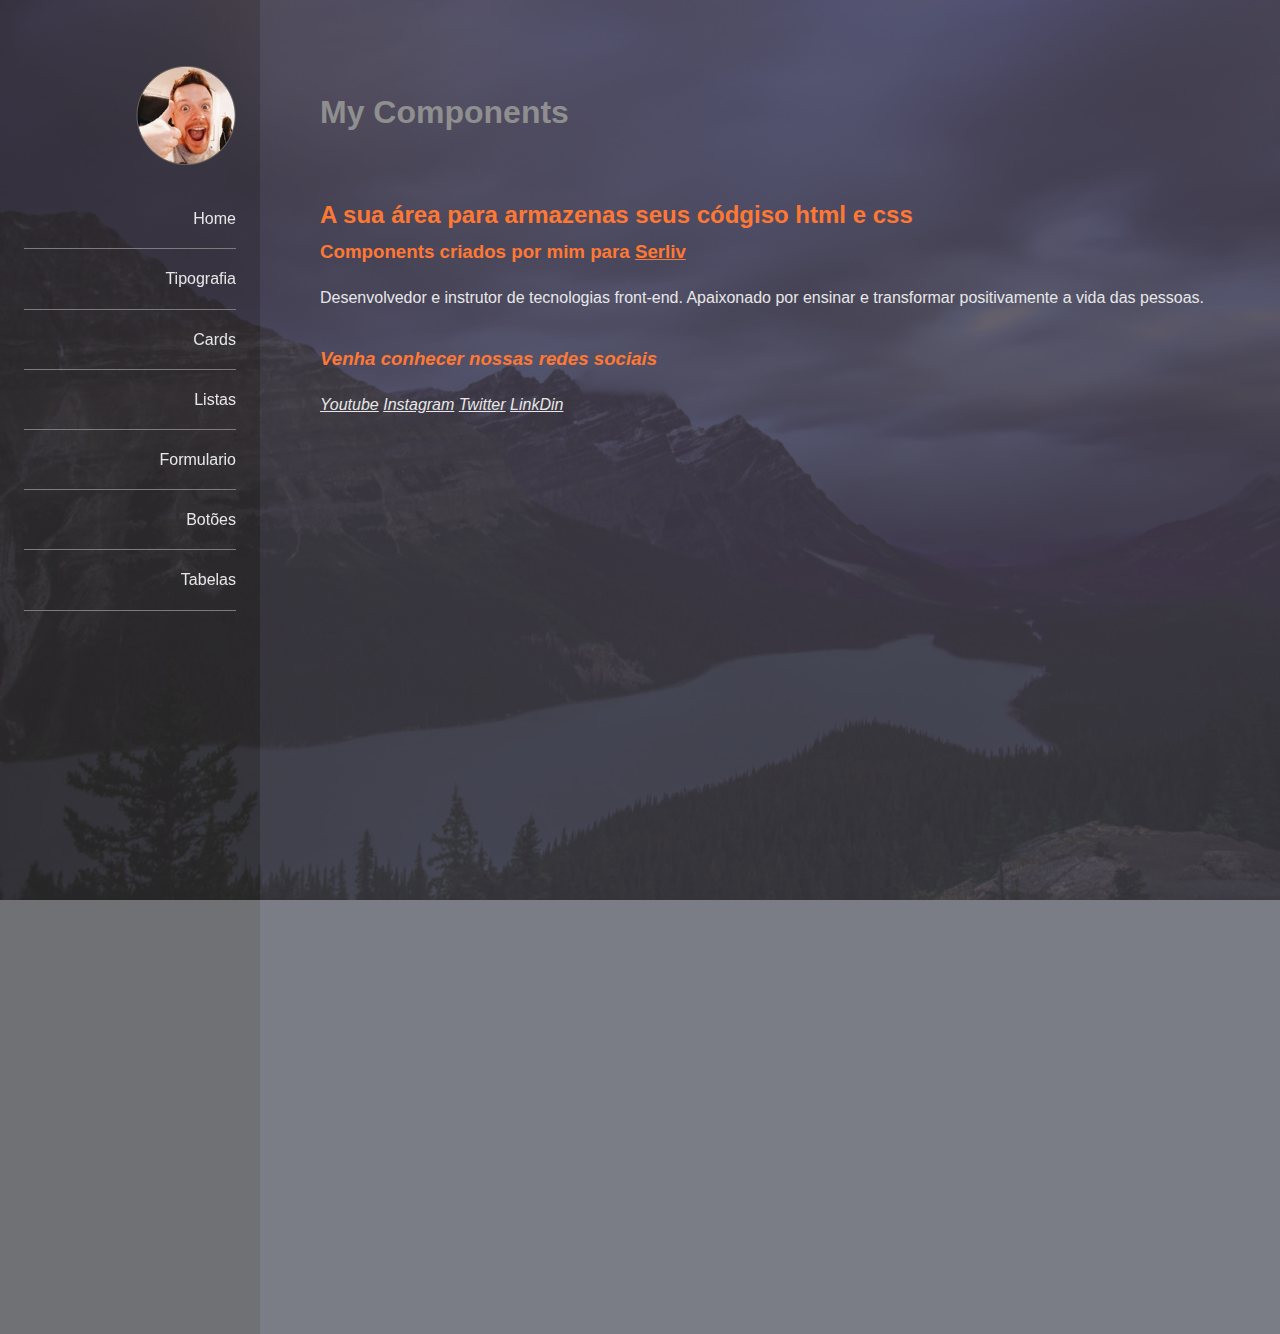
<file: index.html>
<!DOCTYPE html>
<html lang="pt-BR">
<head>
    <meta charset="UTF-8">
    <meta name="viewport" content="width=device-width, initial-scale=1.0">
    <link rel="stylesheet" href="css/normalize.css">
    <link rel="stylesheet" href="css/style.css">
    <title>My Components</title>
</head>
<body>
    <header class="main-header">
        <nav class="main-nav">
            <a href="#">
                <img src="imagens/perfil.png" alt="Victor" class="perfil-img">
            </a>
            <ul>
                <li><a href="index.html">Home</a></li>
                <li><a href="tipografia.html">Tipografia</a></li>
                <li><a href="cards.html">Cards</a></li>
                <li><a href="listas.html">Listas</a></li>
                <li><a href="formulario.html">Formulario</a></li>
                <li><a href="botoes.html">Botões</a></li>
                <li><a href="tabelas.html">Tabelas</a></li>
            </ul>
        </nav>
    </header>
    <main class="main">
        <h1>My Components</h1>
        <article>
            <h2>
                A sua área para armazenas seus códgiso html e css
            </h2>
            <h3>Components criados por mim para <a href="#">Serliv</a></h3>
            <p>
                Desenvolvedor e instrutor de tecnologias front-end. Apaixonado por ensinar e transformar positivamente a vida das pessoas.
            </p>
        </article>

        <address>
            <h3>Venha conhecer nossas redes sociais</h3>
            <p>
                <a href="#">Youtube</a>
                <a href="#">Instagram</a>
                <a href="#">Twitter</a>
                <a href="#">LinkDin</a>
            </p>
        </address>
    </main>
</body>
</html>
</file>
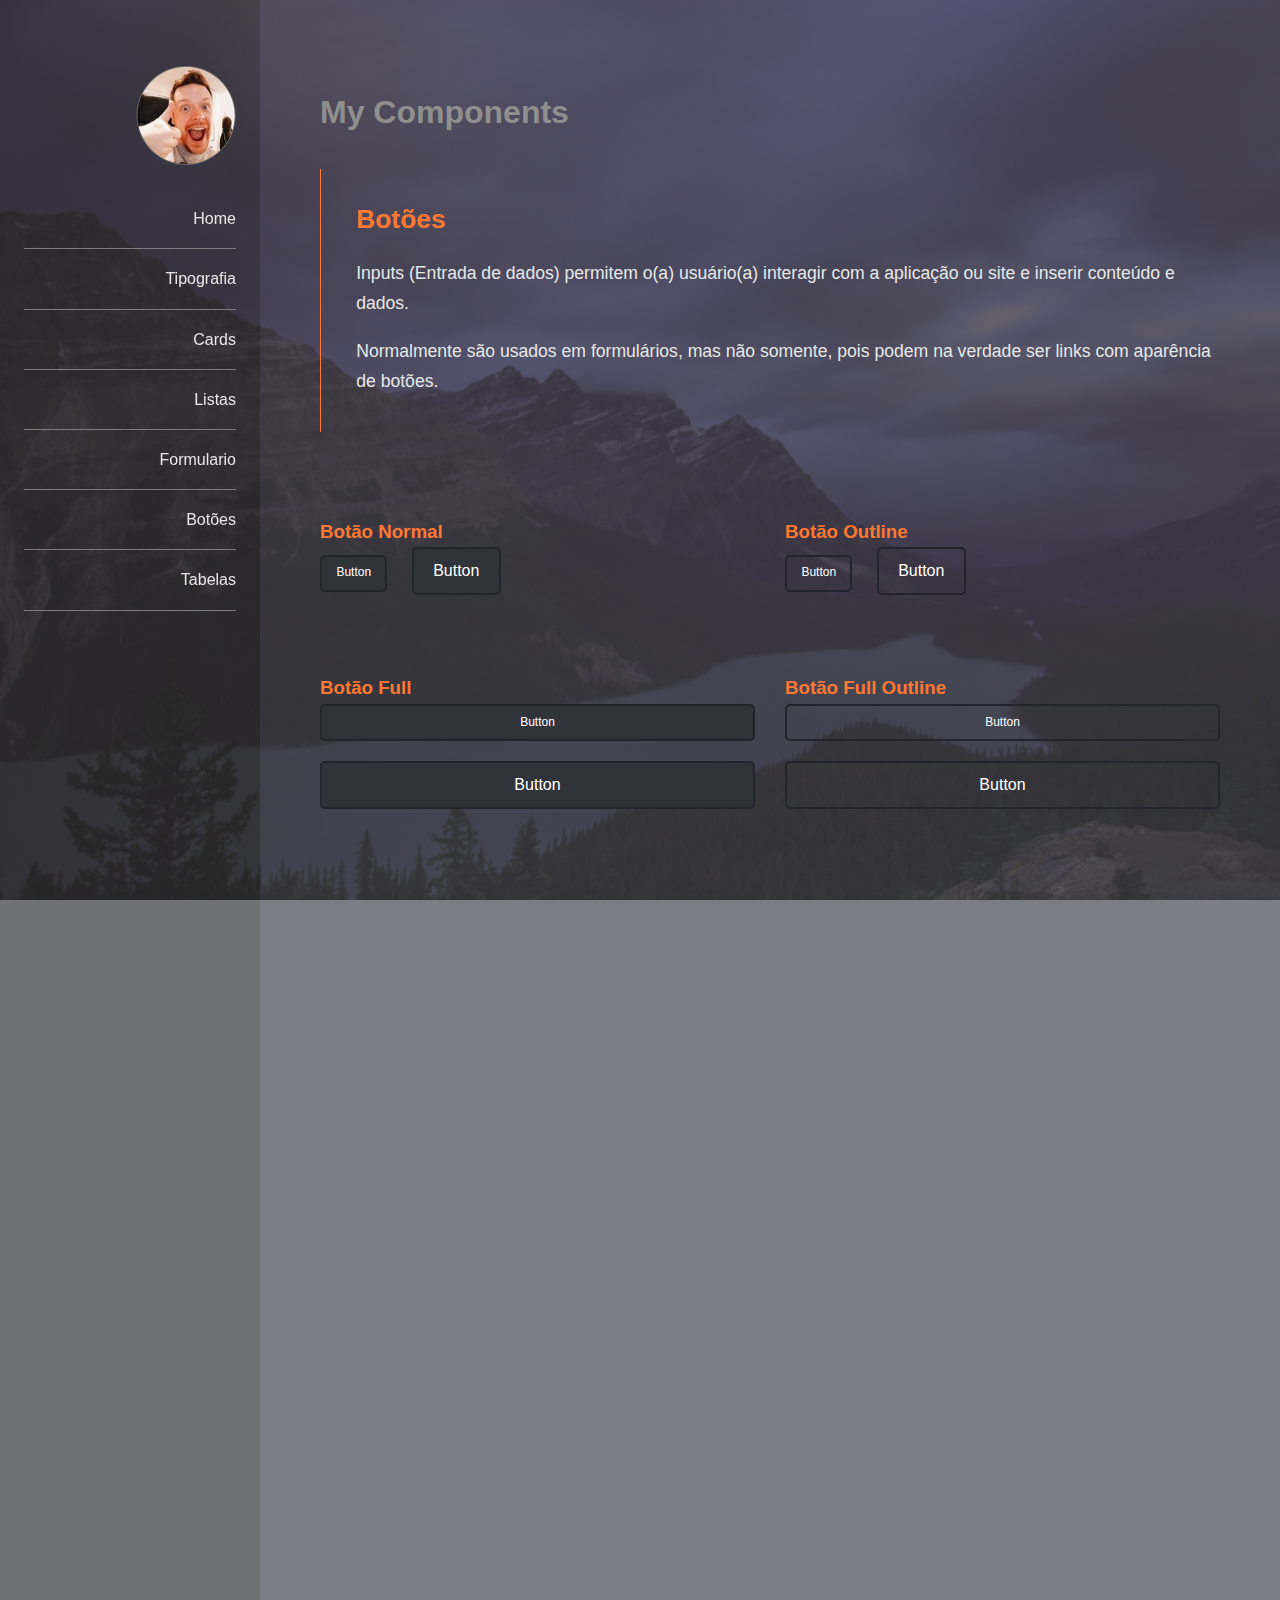
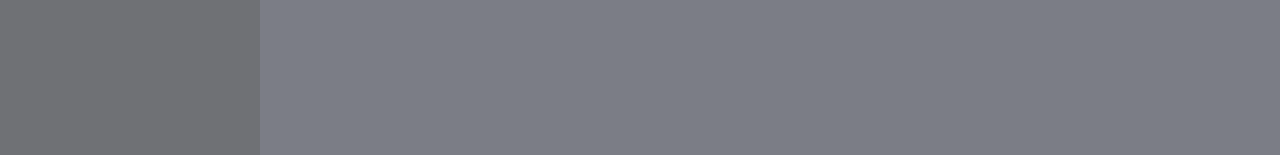
<file: botoes.html>
<!DOCTYPE html>
<html lang="pt-BR">

<head>
    <meta charset="UTF-8">
    <meta name="viewport" content="width=device-width, initial-scale=1.0">
    <link rel="stylesheet" href="css/normalize.css">
    <link rel="stylesheet" href="css/style.css">
    <title>My Components</title>
</head>

<body>
    <header class="main-header">
        <nav class="main-nav">
            <a href="#">
                <img src="imagens/perfil.png" alt="Victor" class="perfil-img">
            </a>
            <ul>
                <li><a href="index.html">Home</a></li>
                <li><a href="tipografia.html">Tipografia</a></li>
                <li><a href="cards.html">Cards</a></li>
                <li><a href="listas.html">Listas</a></li>
                <li><a href="formulario.html">Formulario</a></li>
                <li><a href="botoes.html">Botões</a></li>
                <li><a href="tabelas.html">Tabelas</a></li>
            </ul>
        </nav>
    </header>
    <main class="main">
        <h1>My Components</h1>

        <article class="highlight">
            <h2>Botões</h2>
            <p>Inputs (Entrada de dados) permitem o(a) usuário(a) interagir com a aplicação ou site e inserir conteúdo e
                dados.
            </p>
            <p> Normalmente são usados em formulários, mas não somente, pois podem na verdade ser links com aparência de
                botões.
            </p>
        </article>
        <section>
            <div class="row">
                <article>
                    <h3>Botão Normal</h3>
                    <button class="btn">Button</button>
                    <button class="btn btn-big">Button</button>
                </article>

                <article>
                    <h3>Botão Outline</h3>
                    <button class="btn btn-stroke">Button</button>
                    <button class="btn btn-stroke btn-big">Button</button>
                </article>
                
            </div>
        </section>
        <section>
            <div class="row">
                <article>
                    <h3>Botão Full</h3>
                    <button class="btn btn-full">Button</button>
                    <button class="btn btn-big btn-full">Button</button>
                </article>

                <article>
                    <h3>Botão Full Outline</h3>
                    <button class="btn btn-stroke btn-full">Button</button>
                    <button class="btn btn-stroke btn-big btn-full">Button</button>
                </article>
                
            </div>
        </section>

    </main>
</body>

</html>
</file>
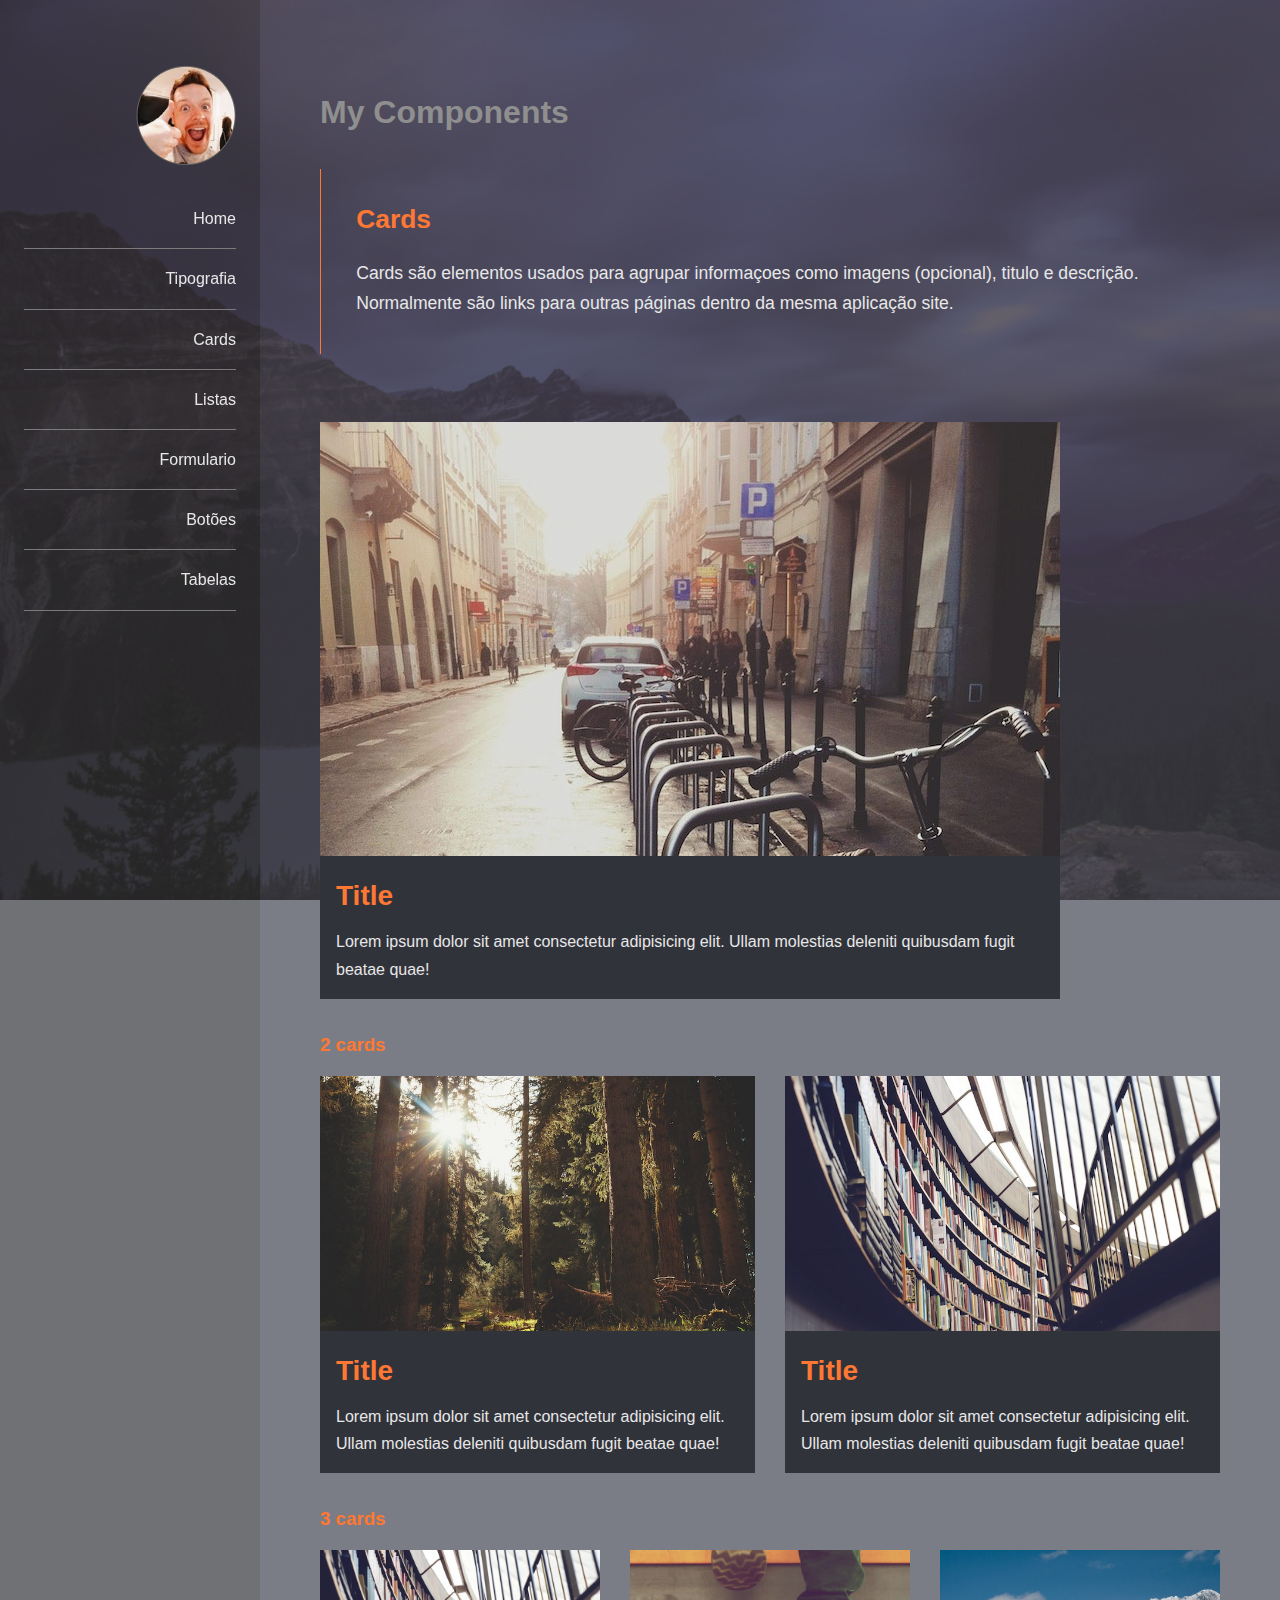
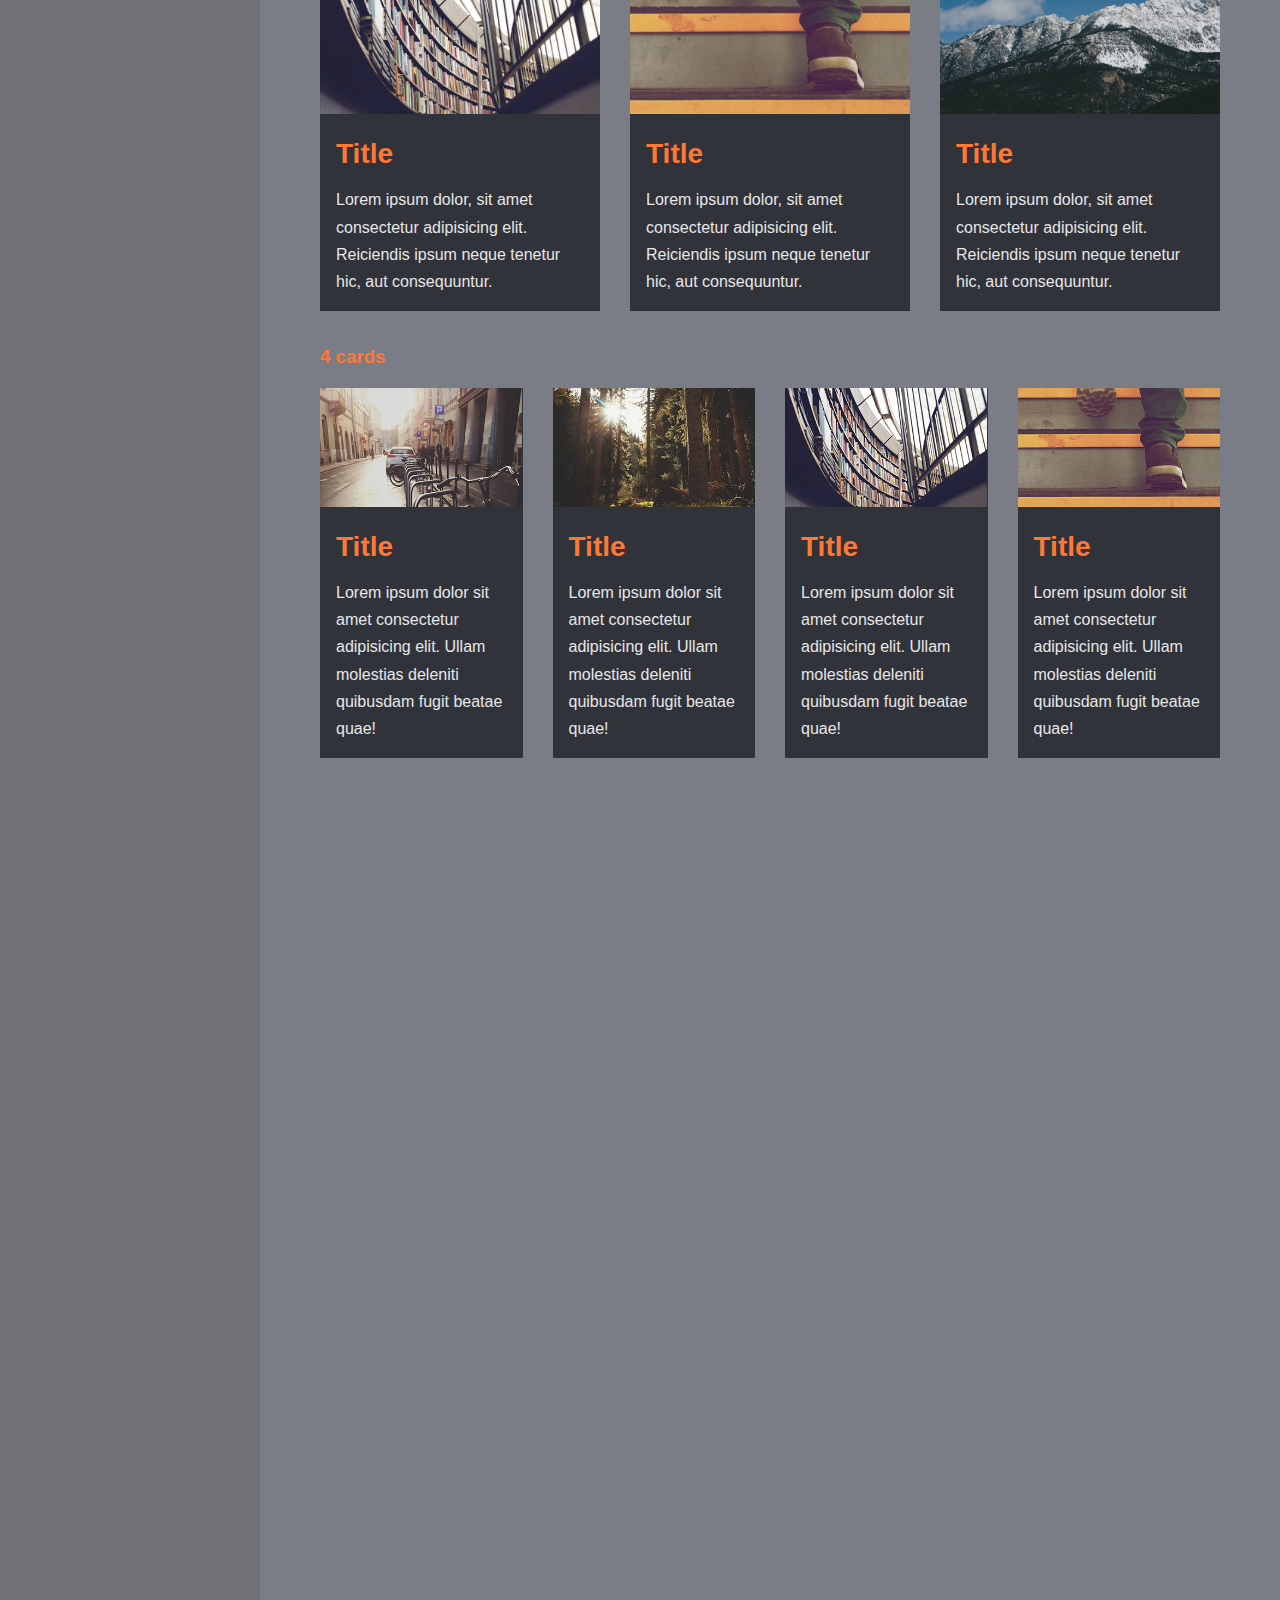
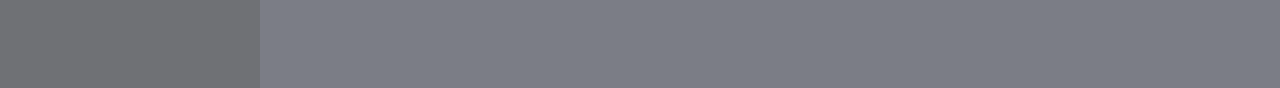
<file: cards.html>
<!DOCTYPE html>
<html lang="pt-BR">

<head>
    <meta charset="UTF-8">
    <meta name="viewport" content="width=device-width, initial-scale=1.0">
    <link rel="stylesheet" href="css/normalize.css">
    <link rel="stylesheet" href="css/style.css">
    <title>My Components</title>
</head>

<body>
    <header class="main-header">
        <nav class="main-nav">
            <a href="#">
                <img src="imagens/perfil.png" alt="Victor" class="perfil-img">
            </a>
            <ul>
                <li><a href="index.html">Home</a></li>
                <li><a href="tipografia.html">Tipografia</a></li>
                <li><a href="cards.html">Cards</a></li>
                <li><a href="listas.html">Listas</a></li>
                <li><a href="formulario.html">Formulario</a></li>
                <li><a href="botoes.html">Botões</a></li>
                <li><a href="tabelas.html">Tabelas</a></li>
            </ul>
        </nav>
    </header>
    <main class="main">
        <h1>My Components</h1>
        <article class="highlight">
            <h2>Cards</h2>
            <p>Cards são elementos usados para agrupar informaçoes como imagens (opcional), titulo e descrição.
                Normalmente são links para outras páginas dentro da mesma aplicação site.</p>
        </article>

        <section>
            <div class="row">
                <article class="card">
                    <img src="imagens/fulls/01.jpg" alt="">
                    <div class="card_content">
                        <h3 class="card_title">Title</h3>
                        <p>Lorem ipsum dolor sit amet consectetur adipisicing elit. Ullam molestias deleniti quibusdam fugit beatae quae!</p>   
                    </div>
                </article>
            </div>
        </section>
        <section>
            <h3>2 cards</h3>
            <div class="row">
                <article class="card">
                    <img src="imagens/fulls/02.jpg" alt="">
                    <div class="card_content">
                        <h3 class="card_title">Title</h3>
                        <p>Lorem ipsum dolor sit amet consectetur adipisicing elit. Ullam molestias deleniti quibusdam fugit beatae quae!</p>   
                    </div>
                </article><article class="card">
                    <img src="imagens/fulls/03.jpg" alt="">
                    <div class="card_content">
                        <h3 class="card_title">Title</h3>
                        <p>Lorem ipsum dolor sit amet consectetur adipisicing elit. Ullam molestias deleniti quibusdam fugit beatae quae!</p>   
                    </div>
                </article>
            </div>
        </section>

        <section>
            <h3>3 cards</h3>

            <div class="row">
                <article class="card">
                    <img src="imagens/fulls/03.jpg" alt="">
                    <div class="card_content">
                        <h4 class="card_title">Title</h4>
                        <p>Lorem ipsum dolor, sit amet consectetur adipisicing elit. Reiciendis ipsum neque tenetur hic, aut consequuntur.</p>
                    </div>
                </article>
                <article class="card">
                    <img src="imagens/fulls/04.jpg" alt="">
                    <div class="card_content">
                        <h4 class="card_title">Title</h4>
                        <p>Lorem ipsum dolor, sit amet consectetur adipisicing elit. Reiciendis ipsum neque tenetur hic, aut consequuntur.</p>
                    </div>
                </article>
                <article class="card">
                    <img src="imagens/fulls/05.jpg" alt="">
                    <div class="card_content">
                        <h4 class="card_title">Title</h4>
                        <p>Lorem ipsum dolor, sit amet consectetur adipisicing elit. Reiciendis ipsum neque tenetur hic, aut consequuntur.</p>
                    </div>
                </article>
            </div>
        </section>

        <section>
            <h3>4 cards</h3>
            <div class="row">
                <article class="card">
                    <img src="imagens/thumbs/01.jpg" alt="">
                    <div class="card_content">
                        <h3 class="card_title">Title</h3>
                        <p>Lorem ipsum dolor sit amet consectetur adipisicing elit. Ullam molestias deleniti quibusdam fugit beatae quae!</p>   
                    </div>
                </article><article class="card">
                    <img src="imagens/thumbs/02.jpg" alt="">
                    <div class="card_content">
                        <h3 class="card_title">Title</h3>
                        <p>Lorem ipsum dolor sit amet consectetur adipisicing elit. Ullam molestias deleniti quibusdam fugit beatae quae!</p>   
                    </div>
                </article><article class="card">
                    <img src="imagens/thumbs/03.jpg" alt="">
                    <div class="card_content">
                        <h3 class="card_title">Title</h3>
                        <p>Lorem ipsum dolor sit amet consectetur adipisicing elit. Ullam molestias deleniti quibusdam fugit beatae quae!</p>   
                    </div>
                </article><article class="card">
                    <img src="imagens/thumbs/04.jpg" alt="">
                    <div class="card_content">
                        <h3 class="card_title">Title</h3>
                        <p>Lorem ipsum dolor sit amet consectetur adipisicing elit. Ullam molestias deleniti quibusdam fugit beatae quae!</p>   
                    </div>
                </article>
            </div>
        </section>
    </main>
</body>

</html>
</file>
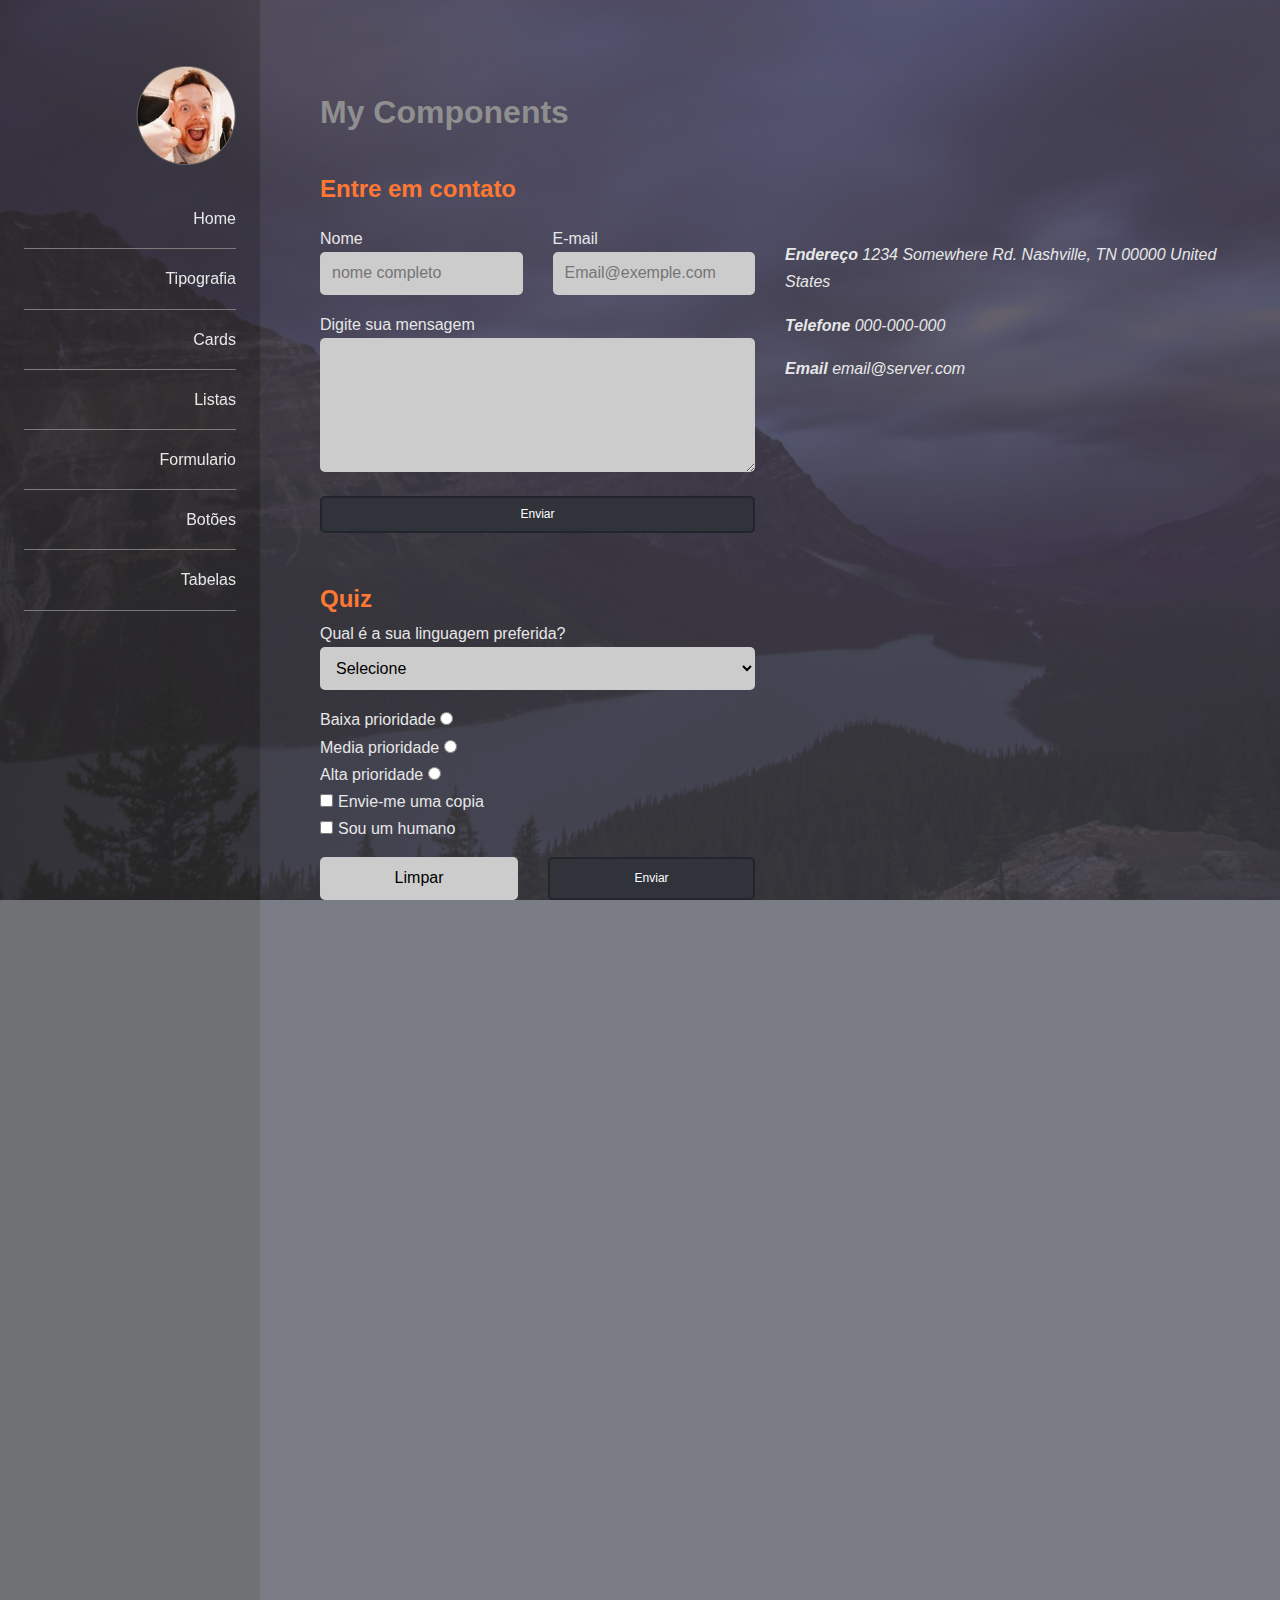
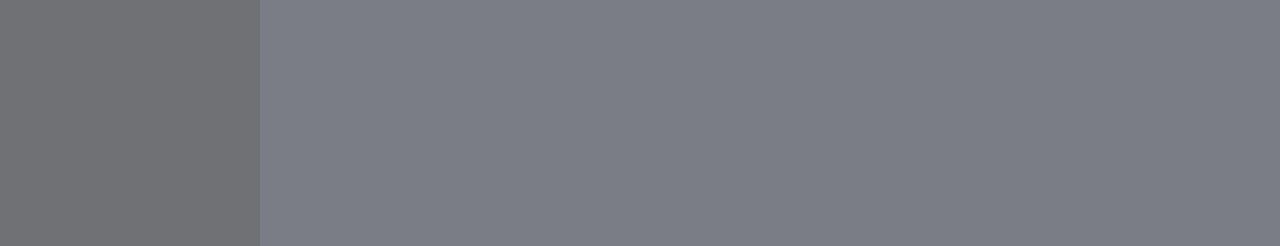
<file: formulario.html>
<!DOCTYPE html>
<html lang="pt-BR">

<head>
    <meta charset="UTF-8">
    <meta name="viewport" content="width=device-width, initial-scale=1.0">
    <link rel="stylesheet" href="css/normalize.css">
    <link rel="stylesheet" href="css/style.css">
    <title>My Components</title>
</head>

<body>
    <header class="main-header">
        <nav class="main-nav">
            <a href="#">
                <img src="imagens/perfil.png" alt="Victor" class="perfil-img">
            </a>
            <ul>
                <li><a href="index.html">Home</a></li>
                <li><a href="tipografia.html">Tipografia</a></li>
                <li><a href="cards.html">Cards</a></li>
                <li><a href="listas.html">Listas</a></li>
                <li><a href="formulario.html">Formulario</a></li>
                <li><a href="botoes.html">Botões</a></li>
                <li><a href="tabelas.html">Tabelas</a></li>
            </ul>
        </nav>
    </header>
    <main class="main">
        <h1>My Components</h1>
       
        <section>
            <h2>Entre em contato</h2>

            <div class="row">
                <form action="">
                    <div class="row">
                        <div>
                            <label for="nome">Nome</label>
                            <input type="text" name="nome" id="nome" placeholder="nome completo">
                        </div>
                        <div>
                            <label for="email">E-mail</label>
                            <input type="email" name="email" id="email" placeholder="Email@exemple.com" autocomplete="off">
                        </div>
                    </div>
                    <label for="mensagem">Digite sua mensagem</label>
                    <textarea name="mensagem" id="mensagem" rows="6"></textarea>
                    <input type="submit" value="Enviar" class="btn">
                </form>

                <address>
                    <p><b>Endereço</b> 1234 Somewhere Rd. Nashville, TN 00000 United States</p>
                    <p><b>Telefone</b> 000-000-000</p>
                    <p><b>Email</b> email@server.com</p>
                </address>
            </div>
        </section>
        <section>
            <h2>Quiz</h2>
            <form action="" class="form_quiz">
                <label for="tec">Qual é a sua linguagem preferida?</label>
                <select>
                    <option value="null">Selecione</option>
                    <option value="html">HTML</option>
                    <option value="css">css</option>
                    <option value="js">JS</option>
                </select>
                <label for="">Baixa prioridade <input type="radio" name="prioridade" value="Baixa prioridade"></label>
                <label for="">Media prioridade <input type="radio" name="prioridade" value="Media prioridade"></label>
                <label for="">Alta prioridade <input type="radio" name="prioridade" value="Alta prioridade"></label>

                <label><input type="checkbox" name="copy" value="true">Envie-me uma copia</label>
                <label><input type="checkbox" name="humano" value="true">Sou um humano</label>

                <div class="row">
                    <input type="reset" value="Limpar">
                    <input type="submit" value="Enviar" class="btn">
                </div>
            </form>
        </section>

    </main>
</body>

</html>
</file>
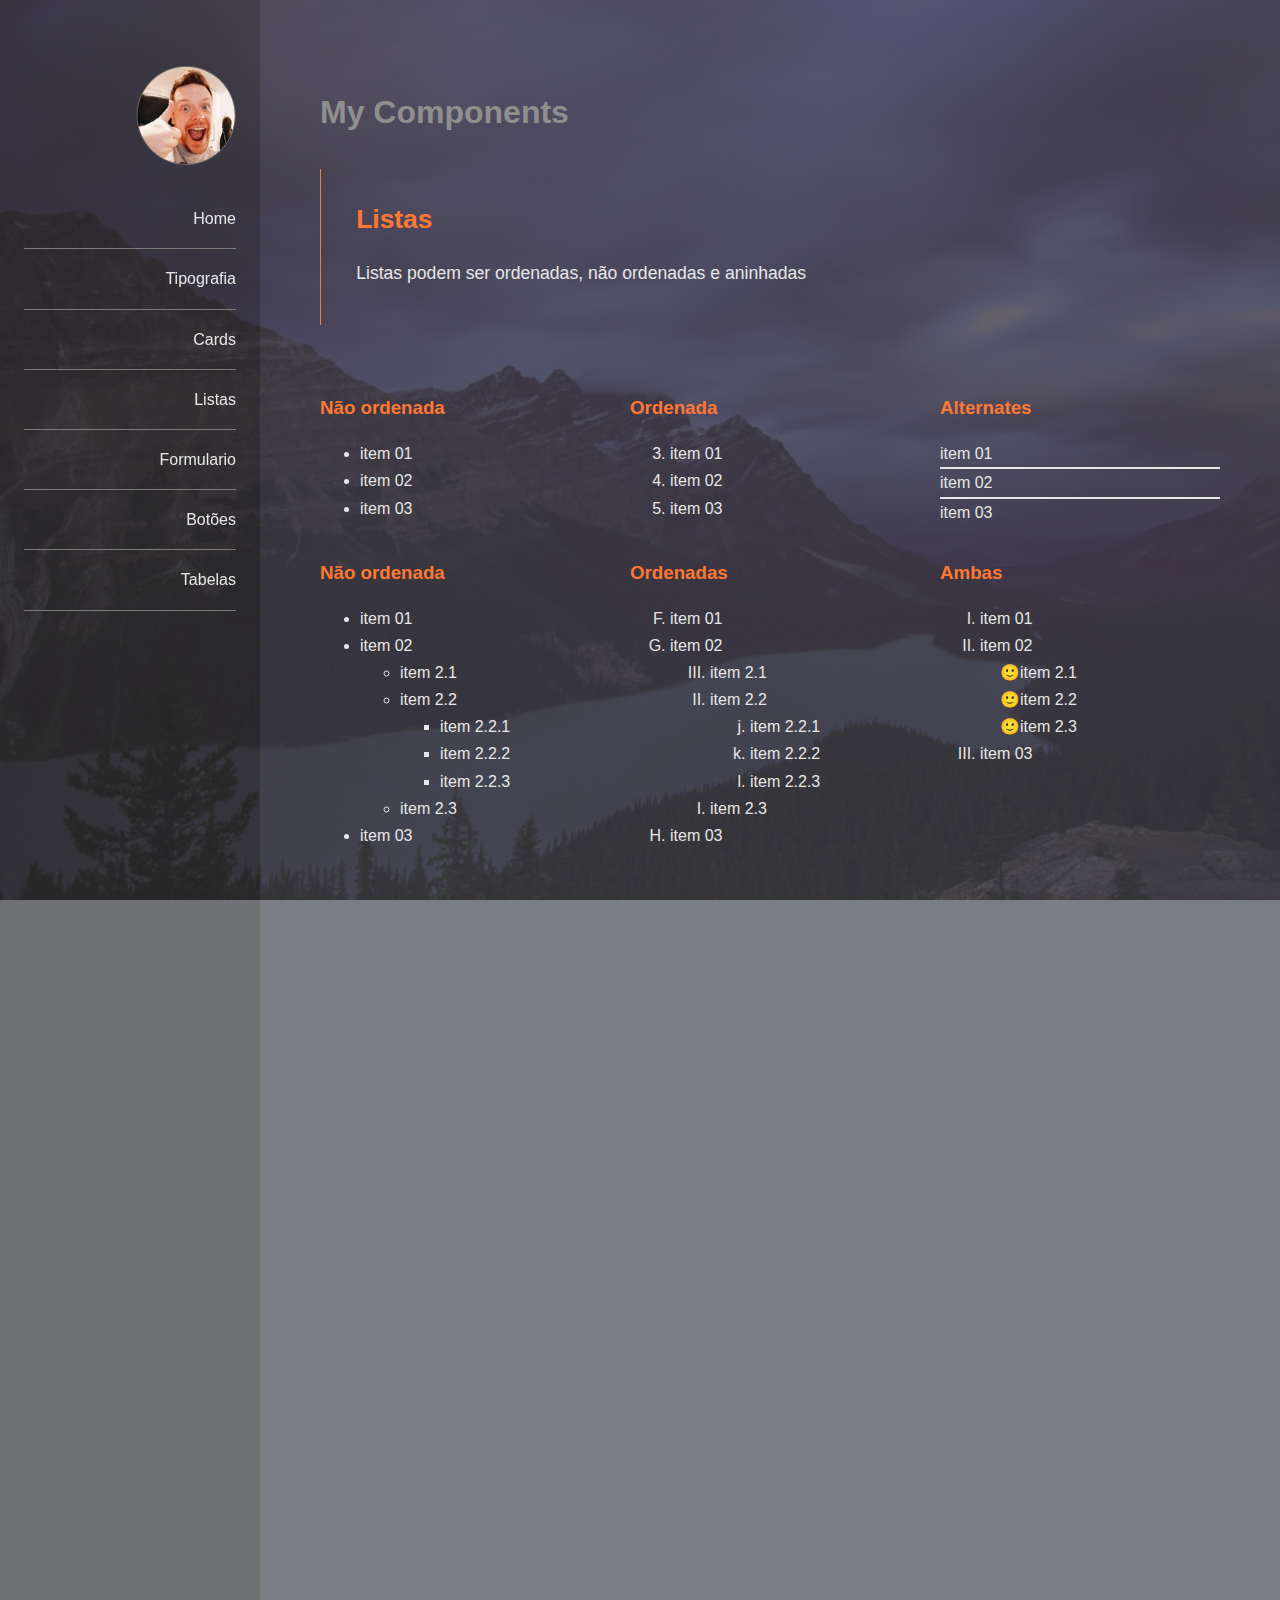
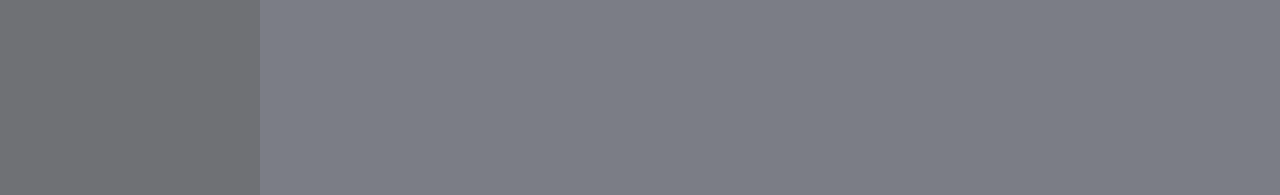
<file: listas.html>
<!DOCTYPE html>
<html lang="pt-BR">

<head>
    <meta charset="UTF-8">
    <meta name="viewport" content="width=device-width, initial-scale=1.0">
    <link rel="stylesheet" href="css/normalize.css">
    <link rel="stylesheet" href="css/style.css">
    <title>My Components</title>
</head>

<body>
    <header class="main-header">
        <nav class="main-nav">
            <a href="#">
                <img src="imagens/perfil.png" alt="Victor" class="perfil-img">
            </a>
            <ul>
                <li><a href="index.html">Home</a></li>
                <li><a href="tipografia.html">Tipografia</a></li>
                <li><a href="cards.html">Cards</a></li>
                <li><a href="listas.html">Listas</a></li>
                <li><a href="formulario.html">Formulario</a></li>
                <li><a href="botoes.html">Botões</a></li>
                <li><a href="tabelas.html">Tabelas</a></li>
            </ul>
        </nav>
    </header>
    <main class="main">
        <h1>My Components</h1>
        <article class="highlight">
            <h2>Listas</h2>
            <p>Listas podem ser ordenadas, não ordenadas e aninhadas</p>
        </article>

        <section>
            <div class="row">
                <div>
                    <h3>Não ordenada</h3>
                    <ul>
                        <li>item 01</li>
                        <li>item 02</li>
                        <li>item 03</li>
                    </ul>
                </div>
                <div>
                    <h3>Ordenada</h3>
                    <ol start="3">
                        <li>item 01</li>
                        <li>item 02</li>
                        <li>item 03</li>
                    </ol>
                </div>
                <div>
                    <h3>Alternates</h3>
                    <ul class="alternate">
                        <li>item 01</li>
                        <li>item 02</li>
                        <li>item 03</li>
                    </ul>
                </div>
            </div>

            <div class="row">

                <div>
                    <h3>Não ordenada</h3>
                    <ul>
                        <li>item 01</li>
                        <li>item 02
                            <ul>
                                <li>item 2.1</li>
                                <li>item 2.2
                                    <ul>
                                        <li>item 2.2.1</li>
                                        <li>item 2.2.2</li>
                                        <li>item 2.2.3</li>
                                    </ul>
                                </li>
                                <li>item 2.3</li>
                            </ul>
                        </li>
                        <li>item 03</li>
                    </ul>
                </div>
                <div>
                    <h3>Ordenadas</h3>
                    <ol start="6" type="A">
                        <li>item 01</li>
                        <li>item 02
                            <ol type="I" reversed>
                                <li>item 2.1</li>
                                <li>item 2.2
                                    <ol start="10" type="a">
                                        <li>item 2.2.1</li>
                                        <li>item 2.2.2</li>
                                        <li>item 2.2.3</li>
                                    </ol>
                                </li>
                                <li>item 2.3</li>
                            </ol>
                        </li>
                        <li>item 03</li>
                    </ol>
                </div>
                <div>
                    <h3>Ambas</h3>
                    <ol class="roman">
                        <li>item 01</li>
                        <li>item 02
                            <ul class="list-emogi">
                                <li>item 2.1</li>
                                <li>item 2.2</li>
                                <li>item 2.3</li>
                            </ul>
                        </li>
                        <li>item 03</li>
                    </ol>
                </div>

            </div>
        </section>


    </main>
</body>

</html>
</file>
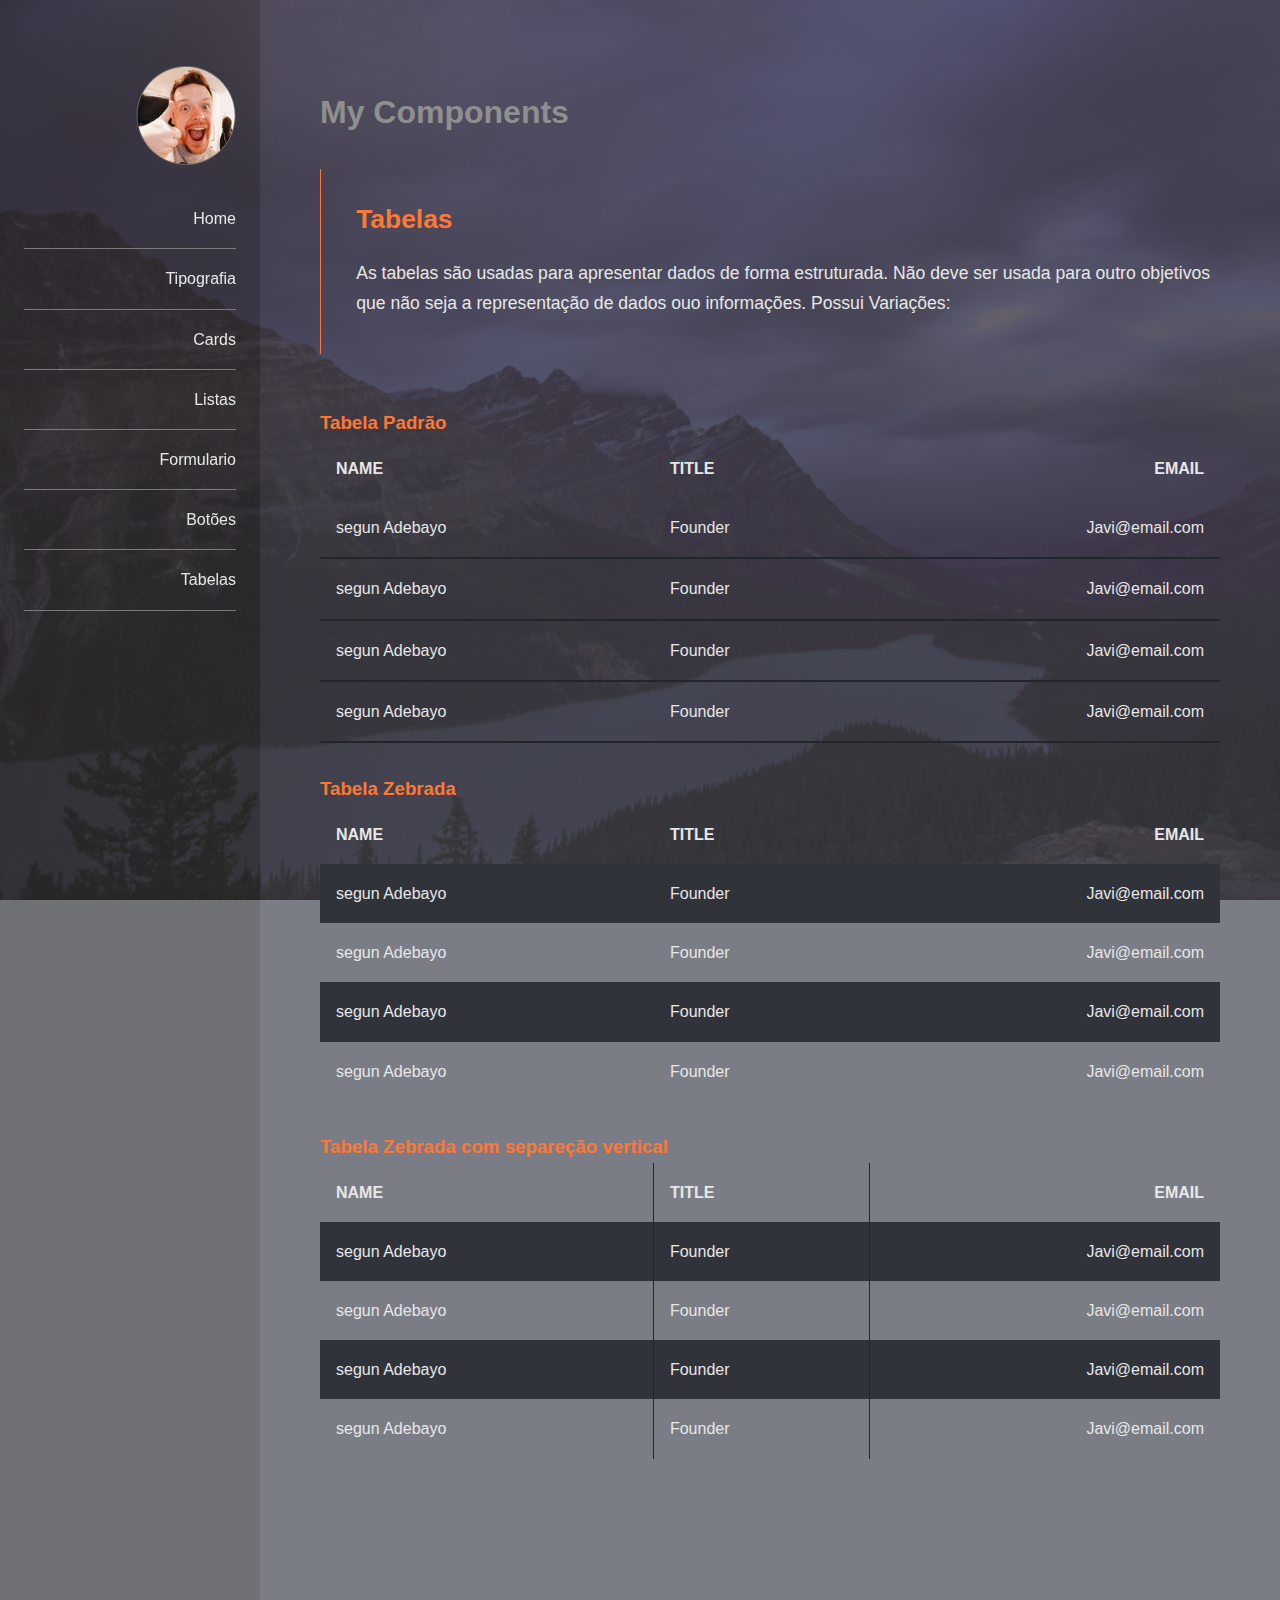
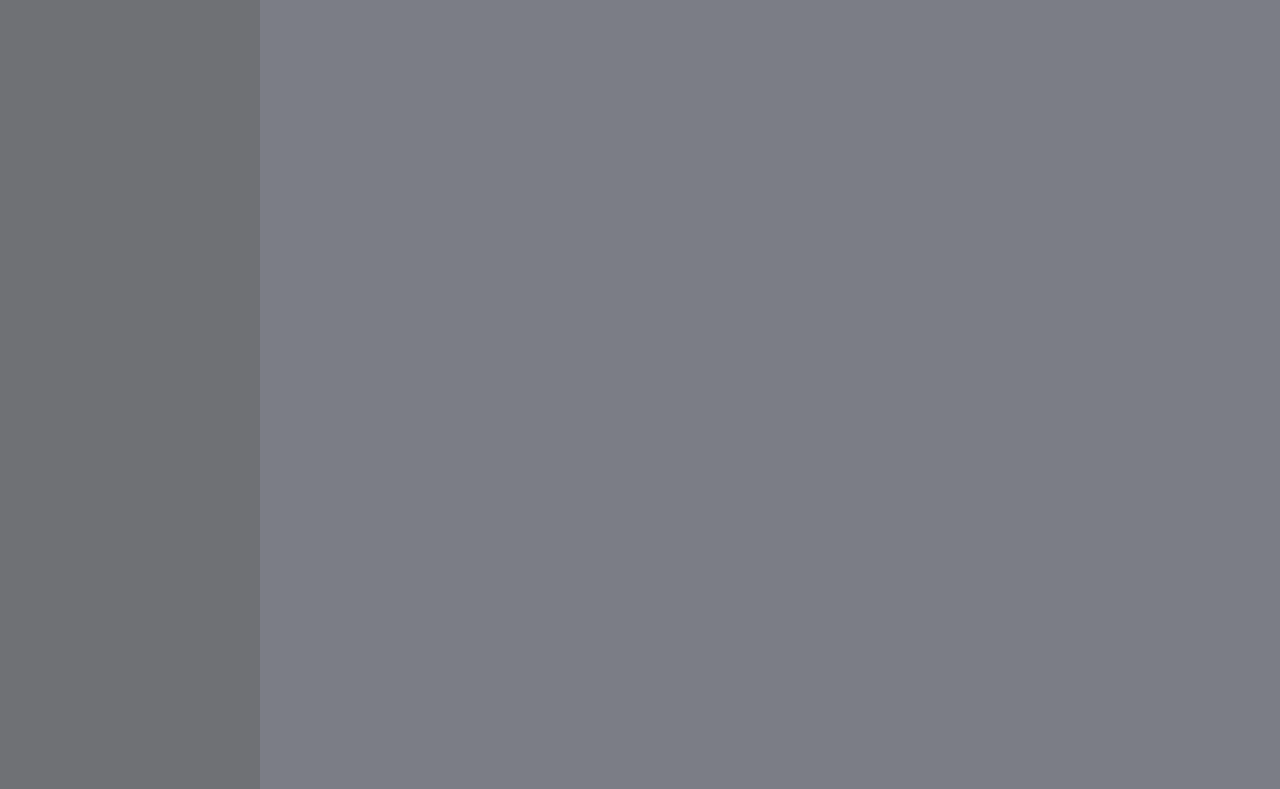
<file: tabelas.html>
<!DOCTYPE html>
<html lang="pt-BR">

<head>
    <meta charset="UTF-8">
    <meta name="viewport" content="width=device-width, initial-scale=1.0">
    <link rel="stylesheet" href="css/normalize.css">
    <link rel="stylesheet" href="css/style.css">
    <title>My Components</title>
</head>

<body>
    <header class="main-header">
        <nav class="main-nav">
            <a href="#">
                <img src="imagens/perfil.png" alt="Victor" class="perfil-img">
            </a>
            <ul>
                <li><a href="index.html">Home</a></li>
                <li><a href="tipografia.html">Tipografia</a></li>
                <li><a href="cards.html">Cards</a></li>
                <li><a href="listas.html">Listas</a></li>
                <li><a href="formulario.html">Formulario</a></li>
                <li><a href="botoes.html">Botões</a></li>
                <li><a href="tabelas.html">Tabelas</a></li>
            </ul>
        </nav>
    </header>
    <main class="main">
        <h1>My Components</h1>
        <article class="highlight">
            <h2>Tabelas</h2>
            <p>As tabelas são usadas para apresentar dados de forma estruturada. Não deve ser usada para outro objetivos
                que não seja a representação de dados ouo informações. Possui Variações:</p>
        </article>

        <section>
            <h3>Tabela Padrão</h3>

            <table class="table">
                <thead>
                    <tr>
                        <th>Name</th>
                        <th>Title</th>
                        <th>Email</th>
                    </tr>
                </thead>

                <tbody>
                    <tr>
                        <td>segun Adebayo</td>
                        <td>Founder</td>
                        <td>Javi@email.com</td>
                    </tr>
                    <tr>
                        <td>segun Adebayo</td>
                        <td>Founder</td>
                        <td>Javi@email.com</td>
                    </tr>
                    <tr>
                        <td>segun Adebayo</td>
                        <td>Founder</td>
                        <td>Javi@email.com</td>
                    </tr>
                    <tr>
                        <td>segun Adebayo</td>
                        <td>Founder</td>
                        <td>Javi@email.com</td>
                    </tr>
                </tbody>
            </table>
        </section>

        <section>
            <h3>Tabela Zebrada</h3>

            <table class="table table-alternate">
                <thead>
                    <tr>
                        <th>Name</th>
                        <th>Title</th>
                        <th>Email</th>
                    </tr>
                </thead>

                <tbody>
                    <tr>
                        <td>segun Adebayo</td>
                        <td>Founder</td>
                        <td>Javi@email.com</td>
                    </tr>
                    <tr>
                        <td>segun Adebayo</td>
                        <td>Founder</td>
                        <td>Javi@email.com</td>
                    </tr>
                    <tr>
                        <td>segun Adebayo</td>
                        <td>Founder</td>
                        <td>Javi@email.com</td>
                    </tr>
                    <tr>
                        <td>segun Adebayo</td>
                        <td>Founder</td>
                        <td>Javi@email.com</td>
                    </tr>
                </tbody>
            </table>
        </section>



        <section>
            <h3>Tabela Zebrada com separeção vertical</h3>

            <table class="table table-alternate table-vertical-lines">
                <thead>
                    <tr>
                        <th>Name</th>
                        <th>Title</th>
                        <th>Email</th>
                    </tr>
                </thead>

                <tbody>
                    <tr>
                        <td>segun Adebayo</td>
                        <td>Founder</td>
                        <td>Javi@email.com</td>
                    </tr>
                    <tr>
                        <td>segun Adebayo</td>
                        <td>Founder</td>
                        <td>Javi@email.com</td>
                    </tr>
                    <tr>
                        <td>segun Adebayo</td>
                        <td>Founder</td>
                        <td>Javi@email.com</td>
                    </tr>
                    <tr>
                        <td>segun Adebayo</td>
                        <td>Founder</td>
                        <td>Javi@email.com</td>
                    </tr>
                </tbody>
            </table>
        </section>
    </main>
</body>

</html>
</file>
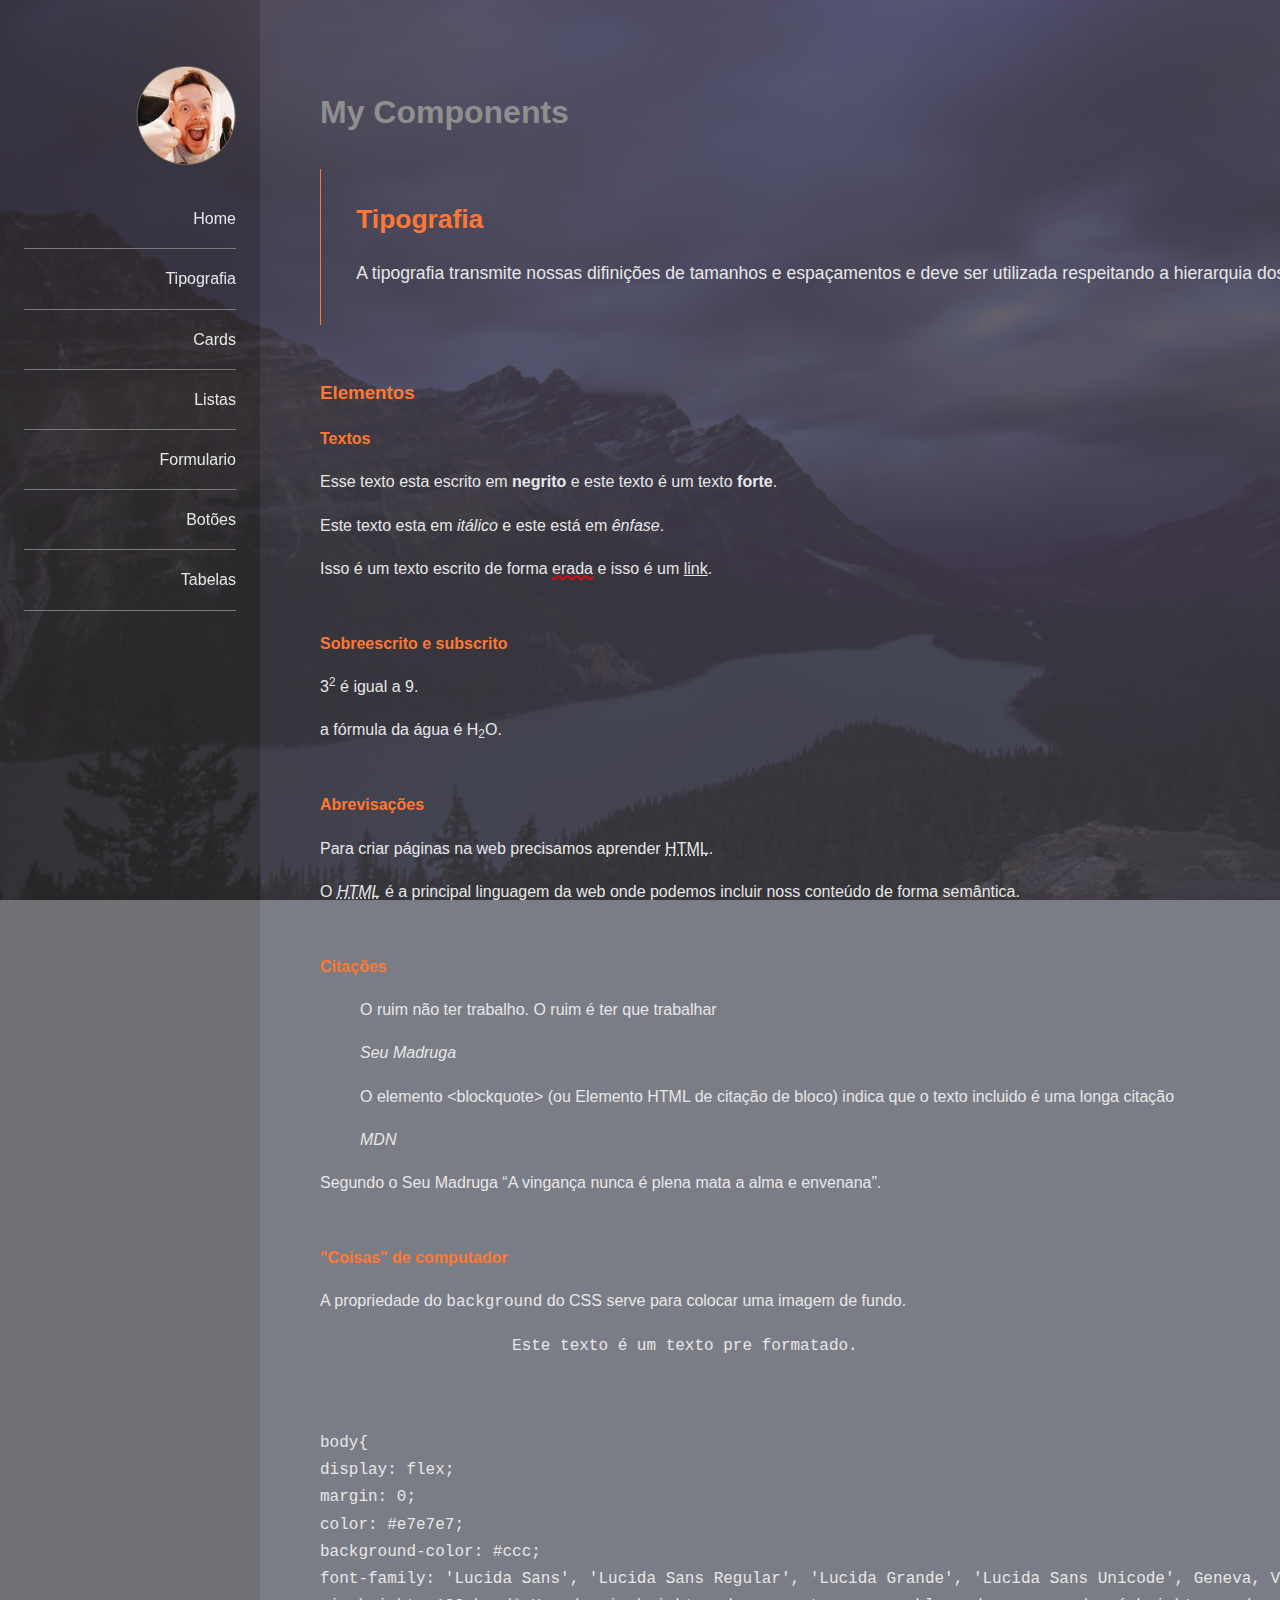
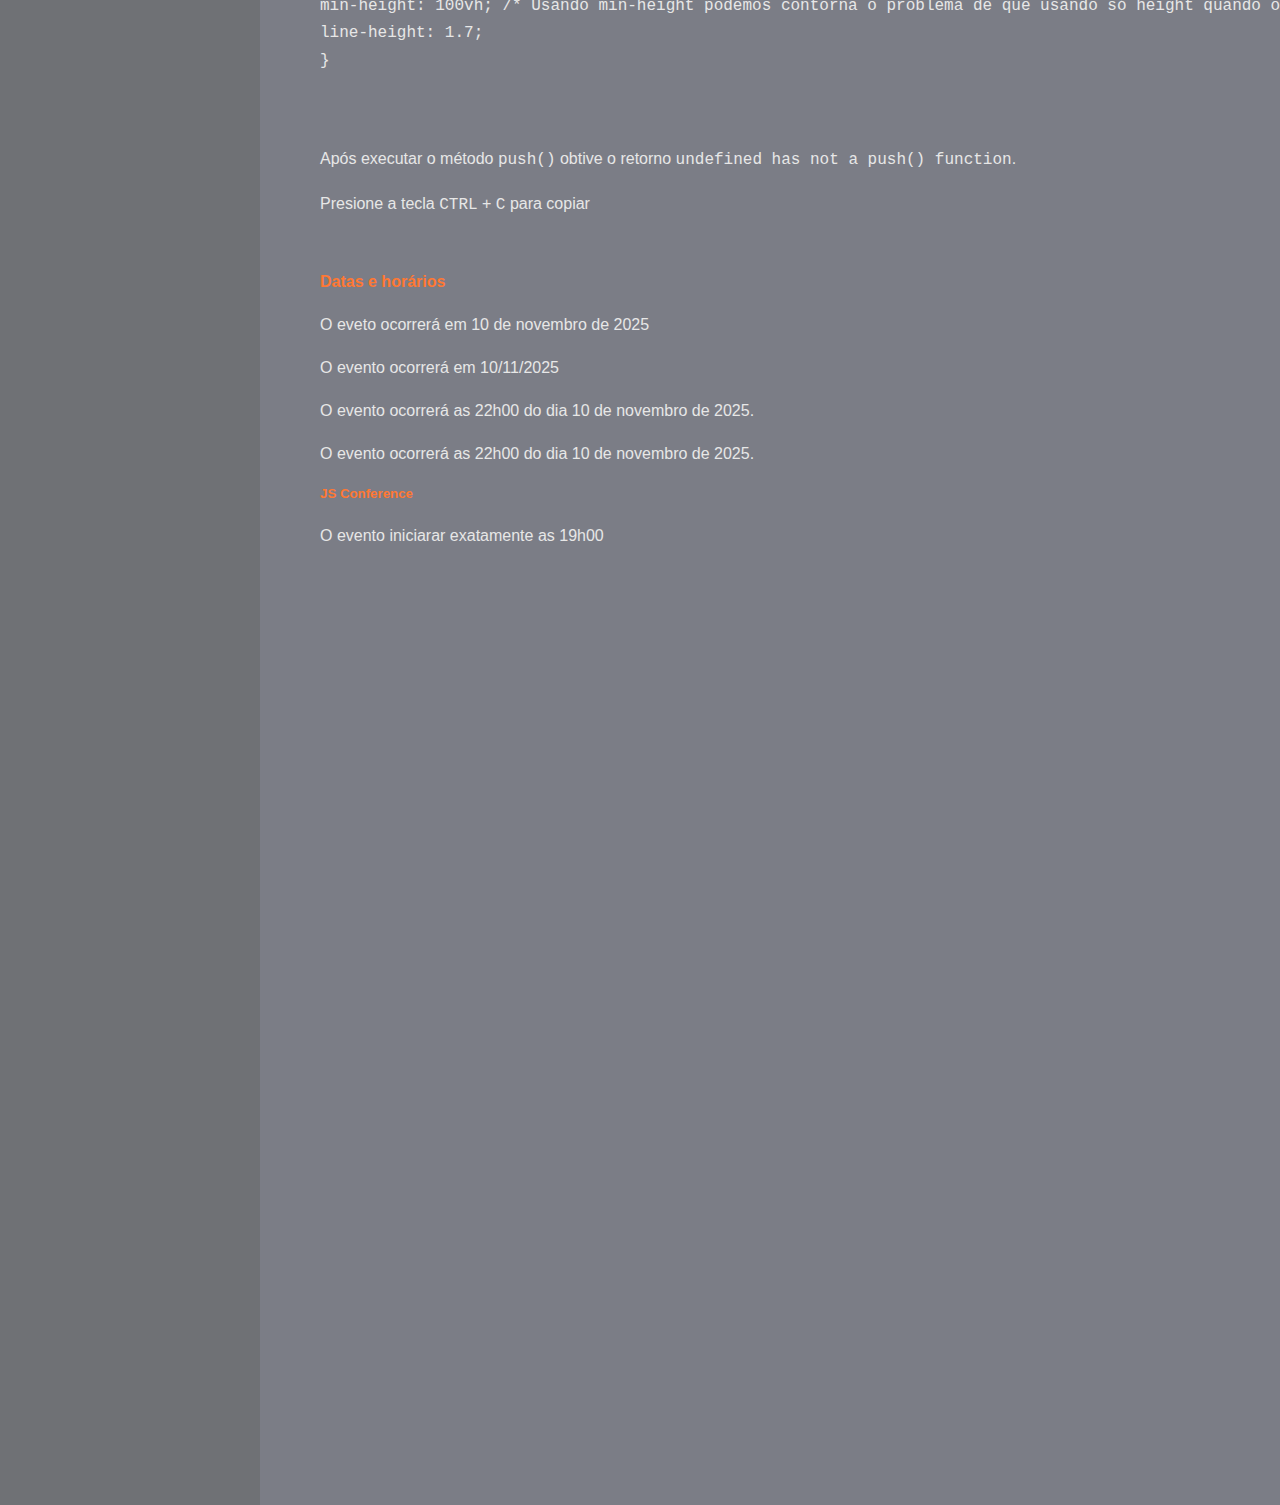
<file: tipografia.html>
<!DOCTYPE html>
<html lang="pt-BR">

<head>
    <meta charset="UTF-8">
    <meta name="viewport" content="width=device-width, initial-scale=1.0">
    <link rel="stylesheet" href="css/normalize.css">
    <link rel="stylesheet" href="css/style.css">
    <title>My Components</title>
</head>

<body>
    <header class="main-header">
        <nav class="main-nav">
            <a href="#">
                <img src="imagens/perfil.png" alt="Victor" class="perfil-img">
            </a>
            <ul>
                <li><a href="index.html">Home</a></li>
                <li><a href="tipografia.html">Tipografia</a></li>
                <li><a href="cards.html">Cards</a></li>
                <li><a href="listas.html">Listas</a></li>
                <li><a href="formulario.html">Formulario</a></li>
                <li><a href="botoes.html">Botões</a></li>
                <li><a href="tabelas.html">Tabelas</a></li>
            </ul>
        </nav>
    </header>
    <main class="main">
        <h1>My Components</h1>
        <article class="highlight">
            <h2>Tipografia</h2>
            <p>A tipografia transmite nossas difinições de tamanhos e espaçamentos e deve ser utilizada respeitando a
                hierarquia dos elementos na interface.</p>
        </article>

        <section>
            <h3>Elementos</h3>
            <article>
                <h4>Textos</h4>
                <p>Esse texto esta escrito em <b>negrito</b> e este texto é um texto <strong>forte</strong>.</p>
                <p>Este texto esta em <i>itálico</i> e este está em <em>ênfase</em>.</p>
                <p>Isso é um texto escrito de forma <u class="underline">erada</u> e isso é um <a href="#">link</a>.</p>
            </article>

            <article>
                <h4>Sobreescrito e subscrito</h4>
                <p>3<sup>2</sup> é igual a 9.</p>
                <p>a fórmula da água é H<sub>2</sub>O.</p>
            </article>

            <article>
                <h4>Abrevisações</h4>
                <p>Para criar páginas na web precisamos aprender <abbr title="HiperText Markup Language">HTML</abbr>.</p>
                <p>O <dfn id="html"><abbr title="HiperText Markup Language">HTML</abbr></dfn> é a principal linguagem da web onde podemos incluir noss conteúdo de forma semântica.</p>
            </article>

            <article>
                <h4>Citações</h4>
                <blockquote>
                    <p>O ruim não ter trabalho. O ruim é ter que trabalhar</p>
                    <cite>Seu Madruga</cite>
                </blockquote>

                <blockquote cite="#sitequedesejar">
                    <p>O elemento &lt;blockquote&gt; (ou Elemento HTML de citação de bloco) indica que o texto incluido é uma longa citação </p>
                    <cite>MDN</cite>
                </blockquote>

                <p>Segundo o Seu Madruga <q>A vingança nunca é plena mata a alma e envenana</q>.</p>
            </article>

            <article>
                <h4>"Coisas" de computador</h4>

                <p>A propriedade do <code>background</code> do CSS serve para colocar uma imagem de fundo.</p>
                <pre>
                    Este texto é um texto pre formatado.
                </pre>
                <pre>
<code>
body{
display: flex;
margin: 0;
color: #e7e7e7;
background-color: #ccc;
font-family: 'Lucida Sans', 'Lucida Sans Regular', 'Lucida Grande', 'Lucida Sans Unicode', Geneva, Verdana, sans-serif;
min-height: 100vh; /* Usando min-height podemos contorna o problema de que usando só height quando o conteudo passar a tela saira do view port e nao ficara padrao*/
line-height: 1.7;
}
                    </code>
                </pre>
                <p>
                    Após executar o método <code>push()</code> obtive o retorno <samp lang="en-us"> undefined has not a push() function</samp>.
                </p>

                <p>Presione a tecla <kbd>CTRL</kbd> + <kbd>C</kbd> para copiar</p>
            </article>

            <article>
                <h4>Datas e horários</h4>
                <p>O eveto ocorrerá em <time datetime="2025-11-10">10 de novembro de 2025</time></p>
                <p>O evento ocorrerá em <time datetime="2025-11-10">10/11/2025</time></p>
                <p>O evento ocorrerá as <time datetime="2025-11-10T20:00:00">22h00 do dia 10 de novembro de 2025</time>.</p>
                <p>O evento ocorrerá as <time datetime="2025-11-10T20:00:00-03:00">22h00 do dia 10 de novembro de 2025</time>.</p>

                <h5 lang="en-us">JS Conference</h5>
                <p>O evento iniciarar exatamente as <time datetime="19:00">19h00</time></p> 
            </article>
        </section>

    </main>
</body>

</html>
</file>
<file: css/style.css>
:root {
    --primary-color: #FF7833;
    --secondary-color: #31333B;
    --secondary-color-light: #444856;
    --secondary-color-dark: #23252d;

    --default-gap: 3rem;
}

html {
    font-size: 62.5%;
    /* Usando esta porcentagem podemos trabalhar com as outras medidas com pais precisão */

}

body {
    display: flex;
    margin: 0;
    color: #e7e7e7;
    background-color: #ccc;
    font-family: 'Lucida Sans', 'Lucida Sans Regular', 'Lucida Grande', 'Lucida Sans Unicode', Geneva, Verdana, sans-serif;
    min-height: 100vh;
    /* Usando min-height podemos contorna o problema de que usando só height quando o conteudo passar a tela saira do view port e nao ficara padrao*/
    line-height: 1.7;
    background-image: url(../../imagens/bg-unsplash.png);
    background-repeat: no-repeat;
    background-attachment: fixed;
    background-size: cover;
}

h1 {
    font-size: 3.2rem;
    color: #8f8f8f;
    margin-top: 2rem;
    margin-bottom: 3rem;
}

h2,
h3,
h4,
h5,
h6 {
    color: var(--primary-color);
    margin: 0;
}

h2 {
    margin-top: 1rem;
}

article {
    padding: 1em 0;
}

section {
    margin-bottom: 3rem;
}

.highlight {
    border-left: 1px solid var(--primary-color);
    font-size: 1.1em;
    padding-left: 2em;
    margin-bottom: 3em;
}

.main-header {
    flex: 0 0 26rem;
    background-color: rgba(49, 51, 59, .6);
    

}

.main {
    background-color: rgba(68, 72, 86, .6);
    flex: 1 0;
    padding: 6.5rem 6rem 100vh;
}

a {
    color: inherit;
}

.main,
.main-header {
    font-size: 1.6rem;
}

.perfil-img {
    max-width: 10rem;
}

.main-nav {
    text-align: right;
    padding: 6.5rem 2.4rem 2.4rem;
    position: sticky;
    top: 0;
    left: 0;
}

.main-nav ul {
    padding: 0;
    list-style-type: none;
}

.main-nav ul a {
    display: block;
    padding: 1.2rem 0;
    text-decoration: none;
    transition: padding-right .2s, background-color .4s;
    background-color: transparent;
}

.main-nav ul a:hover,
.main-nav ul a:focus {
    background-color: var(--secondary-color-light);
    padding-right: 1rem;
}

.main-nav li {
    border-bottom: 1px solid #7B7B7B;
    padding: .4rem 0;
    /* Foi usado para dar disctancia entre o fim do elemento e a borda adicionado logo acima de acordo com o projeto do figma*/
}

.underline {
    text-decoration: red wavy underline;
}

.card {
    max-width: 740px;
    background-color: var(--secondary-color);
    padding: 0;
}

.card_content {
    padding: .5em 1em 1em;
}

.card_content p,
.card_title {
    margin: 0;
}

.card_title {
    font-size: 1.75em;
    margin-bottom: .3em;
}

.card img {
    max-width: 100%;
    /* Foi feito isto para que o elemento se adaptasse a 100% do pai */
}

.row {
    display: flex;
    gap: var(--default-gap);
    padding-top: 1.5rem;
    justify-content: space-between;
}

.row .row {
    padding-top: 0;
}

.row>* {
    /* Isso define que os elementos dentro do row tera sempre o mesmo tamanho*/
    /* flex-grow: 1; 
    flex-shrink: 0;
    flex-basis: 0%; */
    flex: 1 0 0%;
}


.alternate {
    list-style-type: none;
    padding-left: 0;
}

.alternate li {
    padding: 0;
}

.alternate li:not(:last-child) {
    border-bottom: 2px solid;
}

.roman {
    list-style-type: upper-roman;
}

.list-emogi {
    list-style-type: "\1F642";
}

input,
label,
textarea,
select {
    display: inline-block;
    width: 100%;
    box-sizing: border-box;

}

input[type="radio"],
input[type="checkbox"] {
    width: auto;
    margin: 0 .5rem;
    margin-left: 0;
}

input,
textarea,
select {
    background-color: #ccc;
    padding: 1.2rem;
    border-radius: 5px;
    margin-bottom: 1.6rem;
    border: 0;
}

.btn {
    background-color: var(--secondary-color);
    border: 2px solid var(--secondary-color-dark);
    color: white;
    font-size: 1.2rem;
    cursor: pointer;
    /* padding: 1.2rem;   */
    padding: .8em 1.2em;
    border-radius: 5px;
}

.btn+.btn {
    margin-left: 2rem;
}

.btn:hover,
.btn:focus {
    background-color: var(--secondary-color-dark);
}

.form_quiz {
    width: calc(50% - var(--default-gap) / 2);
}

.btn-stroke {
    background-color: transparent;
}

.btn-big {
    font-size: 1.6rem;
}

.btn-full {
    display: inline-block;
    width: 100%;
    box-sizing: border-box;
}

.btn-full+.btn-full {
    margin-left: 0;
    margin-top: 2rem;
}

.table {
    width: 100%;
    border-collapse: collapse;
}

.table td:last-child,
.table th:last-child {
    text-align: right;
}

.table td,
.table th {
    padding: 1.6rem;
}

.table:not(.table-alternate) td {
    border-bottom: 2px solid var(--secondary-color-dark);
}

.table th {
    text-transform: uppercase;
    text-align: left;
}

.table-alternate tbody tr:nth-child(odd) td {
    background-color: var(--secondary-color);

}

.table-vertical-lines td:not(:last-child),
.table-vertical-lines th:not(:last-child) {
    border-right: 1px solid var(--secondary-color-dark);

}
</file>
